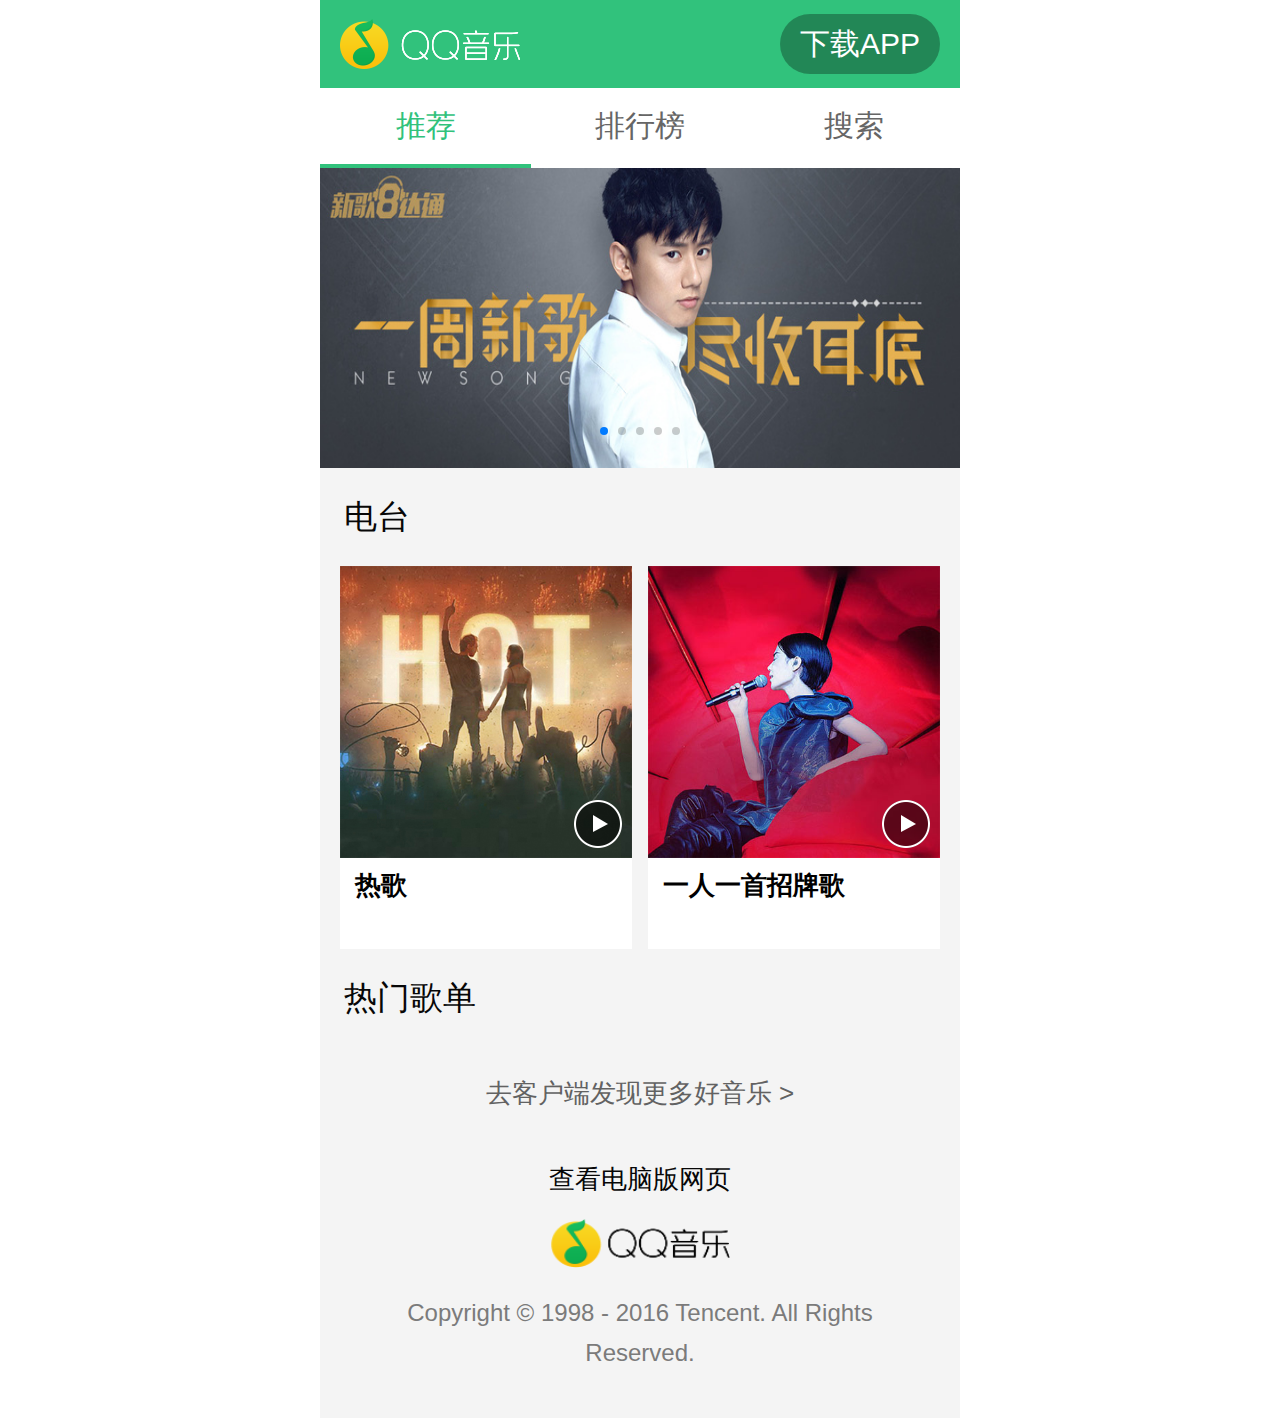
<file: index.html>
<!DOCTYPE html>
<html lang="en">
<head>
    <meta charset="UTF-8">
    <title>QQ音乐</title>
    <meta name="viewport" content="width=device-width, user-scalable=no, initial-scale=1.0, maximum-scale=1.0, minimum-scale=1.0"/>
    <link rel="stylesheet" href="css/swiper.min.css"/>
    <link rel="stylesheet/less" href="./css/index.less"/>
    <script src="js/less-2.5.3.min.js"></script>

</head>
<body>
<section class="section">
    <header class="header clear">
        <h2 class="logo">QQ音乐</h2>
        <a href="javascript:;" class="download">下载APP</a>
    </header>
    <nav class="nav">
        <a href="javascript:;" class="active">推荐</a>
        <a href="javascript:;">排行榜</a>
        <a href="javascript:;">搜索</a>
    </nav>
    <div class="tab">
        <div class="index">
            <div class="swiper-container">
                <div class="swiper-wrapper">
                    <div class="swiper-slide"><img src="images/banner1.jpg" alt="专辑"></div>
                    <div class="swiper-slide"><img src="images/banner2.jpg" alt="专辑"></div>
                    <div class="swiper-slide"><img src="images/banner3.jpg" alt="专辑"></div>
                    <div class="swiper-slide"><img src="images/banner4.jpg" alt="专辑"></div>
                    <div class="swiper-slide"><img src="images/banner5.jpg" alt="专辑"></div>
                </div>
                <div class="swiper-pagination"></div>
            </div>
            <div class="radio_title"><h3>电台</h3></div>
            <ul class="radio_list">
                <li>
                    <div class="list_img">
                        <img src="images/img_hto.jpg" alt="热歌">
                        <a href="javascript:;" class="btn"></a>
                    </div>
                    <h3>热歌</h3>
                </li>
                <li>
                    <div class="list_img">
                        <img src="images/img_radio.jpg" alt="热歌">
                        <a href="javascript:;" class="btn"></a>
                    </div>
                    <h3>一人一首招牌歌</h3>
                </li>
            </ul>
            <div class="radio_title"><h3>热门歌单</h3></div>
            <div class="more"><a href="javascript:;">去客户端发现更多好音乐 &gt;</a></div>
            <div class="look">查看电脑版网页</div>
            <footer class="footer">
                <div class="logo">
                    <img src="./images/logo_footer.png" alt="logo">
                </div>
                <div class="copyright">Copyright © 1998 - 2016 Tencent. All Rights Reserved.</div>
            </footer>
        </div>
        <div style="display: none">
            <ul class="song_list">
                <li class="clear">
                    <a href="javascript:;" class="song_img"><img src="images/item1.jpg" alt="K歌金曲"></a>
                    <div class="song_text">
                        <h3>巅峰榜·热歌</h3>
                        <p>
                            1 <span>演员</span> - 薛之谦
                        </p>
                        <p>
                            2 <span>模特</span> - 李荣浩
                        </p>
                        <p>
                            3 <span>告白气球</span> - 周杰伦
                        </p>
                        <i class="icon"></i>
                    </div>
                </li>
                <li class="clear">
                    <a href="javascript:;" class="song_img"><img src="images/item2.jpg" alt="K歌金曲"></a>
                    <div class="song_text">
                        <h3>巅峰榜·热歌</h3>
                        <p>
                            1 <span>演员</span> - 薛之谦
                        </p>
                        <p>
                            2 <span>模特</span> - 李荣浩
                        </p>
                        <p>
                            3 <span>告白气球</span> - 周杰伦
                        </p>
                        <i class="icon"></i>
                    </div>
                </li>
                <li class="clear">
                    <a href="javascript:;" class="song_img"><img src="images/item3.jpg" alt="K歌金曲"></a>
                    <div class="song_text">
                        <h3>巅峰榜·热歌</h3>
                        <p>
                            1 <span>演员</span> - 薛之谦
                        </p>
                        <p>
                            2 <span>模特</span> - 李荣浩
                        </p>
                        <p>
                            3 <span>告白气球</span> - 周杰伦
                        </p>
                        <i class="icon"></i>
                    </div>
                </li>
                <li class="clear">
                    <a href="javascript:;" class="song_img"><img src="images/item4.jpg" alt="K歌金曲"></a>
                    <div class="song_text">
                        <h3>巅峰榜·热歌</h3>
                        <p>
                            1 <span>演员</span> - 薛之谦
                        </p>
                        <p>
                            2 <span>模特</span> - 李荣浩
                        </p>
                        <p>
                            3 <span>告白气球</span> - 周杰伦
                        </p>
                        <i class="icon"></i>
                    </div>
                </li>
                <li class="clear">
                    <a href="javascript:;" class="song_img"><img src="images/item5.jpg" alt="K歌金曲"></a>
                    <div class="song_text">
                        <h3>巅峰榜·热歌</h3>
                        <p>
                            1 <span>演员</span> - 薛之谦
                        </p>
                        <p>
                            2 <span>模特</span> - 李荣浩
                        </p>
                        <p>
                            3 <span>告白气球</span> - 周杰伦
                        </p>
                        <i class="icon"></i>
                    </div>
                </li>
                <li class="clear">
                    <a href="javascript:;" class="song_img"><img src="images/item6.jpg" alt="K歌金曲"></a>
                    <div class="song_text">
                        <h3>巅峰榜·热歌</h3>
                        <p>
                            1 <span>演员</span> - 薛之谦
                        </p>
                        <p>
                            2 <span>模特</span> - 李荣浩
                        </p>
                        <p>
                            3 <span>告白气球</span> - 周杰伦
                        </p>
                        <i class="icon"></i>
                    </div>
                </li>
                <li class="clear">
                    <a href="javascript:;" class="song_img"><img src="images/item7.jpg" alt="K歌金曲"></a>
                    <div class="song_text">
                        <h3>巅峰榜·热歌</h3>
                        <p>
                            1 <span>演员</span> - 薛之谦
                        </p>
                        <p>
                            2 <span>模特</span> - 李荣浩
                        </p>
                        <p>
                            3 <span>告白气球</span> - 周杰伦
                        </p>
                        <i class="icon"></i>
                    </div>
                </li>
                <li class="clear">
                    <a href="javascript:;" class="song_img"><img src="images/item8.jpg" alt="K歌金曲"></a>
                    <div class="song_text">
                        <h3>巅峰榜·热歌</h3>
                        <p>
                            1 <span>演员</span> - 薛之谦
                        </p>
                        <p>
                            2 <span>模特</span> - 李荣浩
                        </p>
                        <p>
                            3 <span>告白气球</span> - 周杰伦
                        </p>
                        <i class="icon"></i>
                    </div>
                </li>
                <li class="clear">
                    <a href="javascript:;" class="song_img"><img src="images/item9.jpg" alt="K歌金曲"></a>
                    <div class="song_text">
                        <h3>巅峰榜·热歌</h3>
                        <p>
                            1 <span>演员</span> - 薛之谦
                        </p>
                        <p>
                            2 <span>模特</span> - 李荣浩
                        </p>
                        <p>
                            3 <span>告白气球</span> - 周杰伦
                        </p>
                        <i class="icon"></i>
                    </div>
                </li>
                <li class="last">
                    <div class="more"><a href="javascript:;">去客户端发现更多好音乐 &gt;</a></div>
                </li>
            </ul>
        </div>
        <div class="search" style="display: none">
            <form class="search_box">
                <label class="icon"></label>
                <input type="text" placeholder="搜索歌曲、专辑、歌单">
            </form>
            <div class="search_song">
                <h3>热门搜索</h3>
                <div class="list clear">
                    <a href="javascript:;" class="active">梦想的声音</a>
                    <a href="javascript:;">睡在我上铺的兄弟</a>
                    <a href="javascript:;">THE CHAINSMOKERS</a>
                    <a href="javascript:;">爱很简单</a>
                    <a href="javascript:;">JUSTIN TIMBERLAKE</a>
                    <a href="javascript:;">三生三世</a>
                </div>
            </div>
        </div>
    </div>
</section>
<script src="js/swiper.min.js"></script>
<script src="js/zepto.min.js"></script>
<script src="js/index.js"></script>
</body>
</html>
</file>
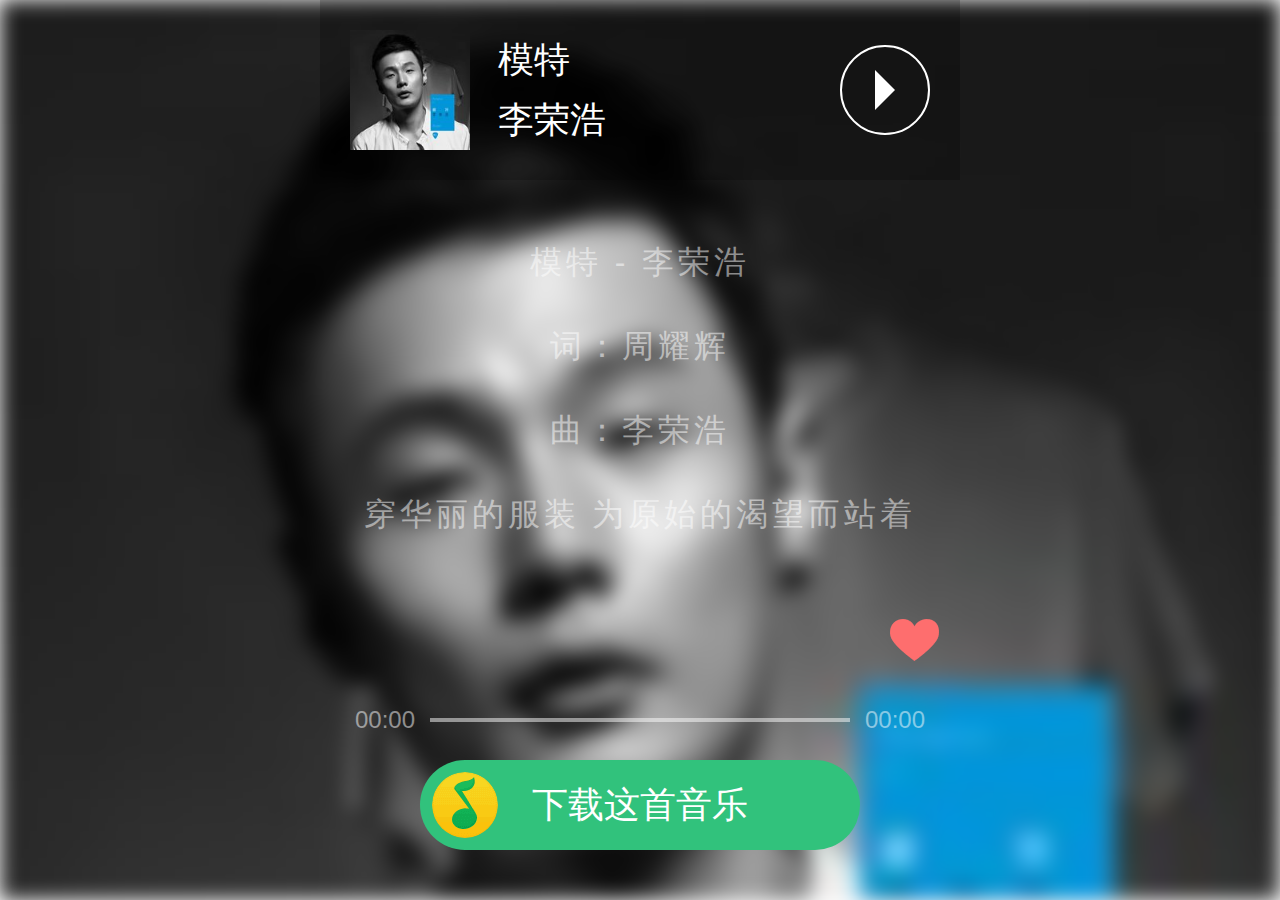
<file: songList.html>
<!DOCTYPE html>
<html>
<head>
    <meta charset="UTF-8">
    <meta name="viewport"
          content="width=device-width, user-scalable=no, initial-scale=1.0, maximum-scale=1.0, minimum-scale=1.0"/>
    <title>QQ音乐</title>
    <link rel="stylesheet/less" href="css/index.less">
    <script src="js/less-2.5.3.min.js"></script>
</head>
<body>
<section class="musicBox">
    <div class="musicBg"></div>
    <div class="musicBgMask"></div>
    <audio src="images/demo.m4a" preload="none" id="musicAudio">
    </audio>
    <header class="header">
        <div class="base">
            <img src="images/poster.jpg" alt="">
            <p>
                <span>模特</span>
                <span>李荣浩</span>
            </p>
        </div>
        <a href="javascript:;" class="musicBtn play"></a>
        <a href="javascript:;" class="musicBtn pause"></a>
    </header>
    <main class="main">
        <div class="lyric">

        </div>
    </main>
    <footer class="footer">
        <div class="storage"><a href="javascript:;"></a></div>
        <div class="progress">
            <div class="current">00:00</div>
            <div class="timeLine"><span></span></div>
            <div class="duration">00:00</div>
        </div>
        <div class="downLoad"><i>下载这首音乐</i></div>
    </footer>
</section>
<script src="js/zepto.min.js"></script>
<script src="js/songList.js"></script>
</body>
</html>
</file>
